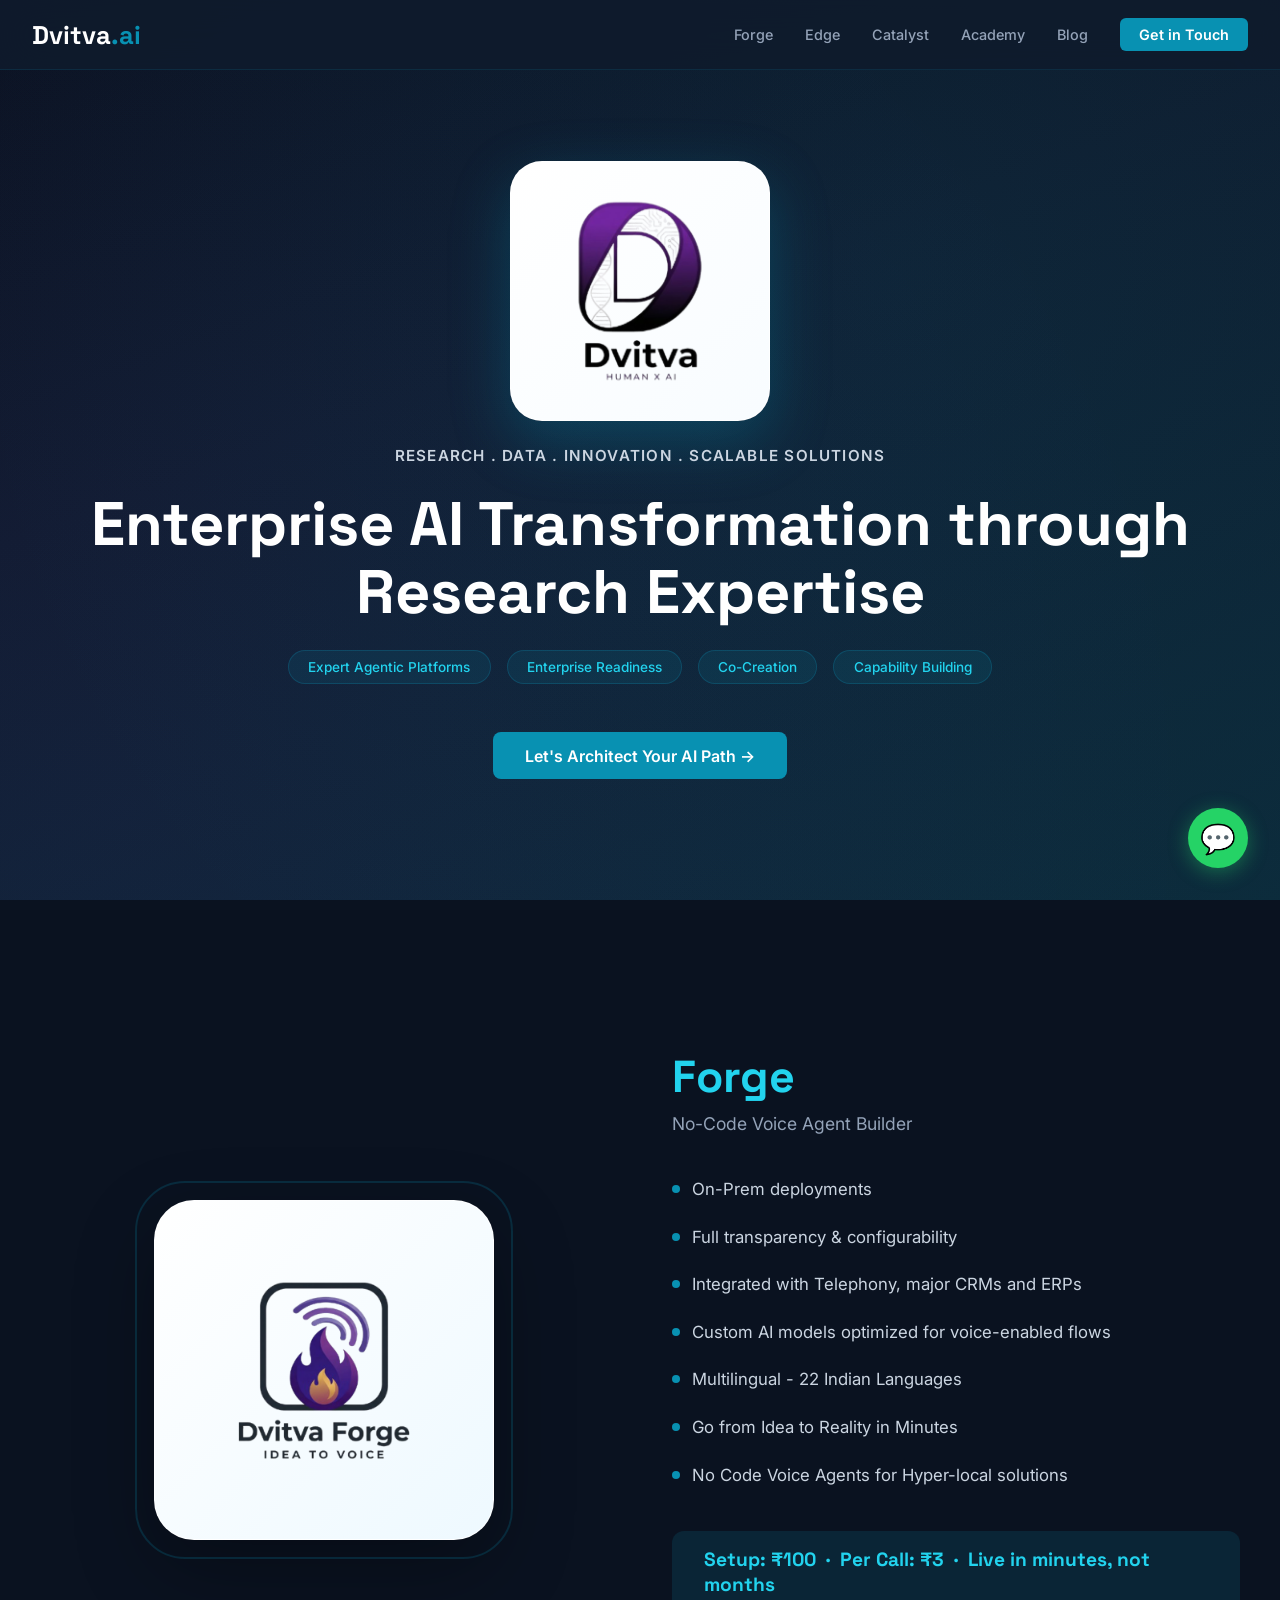
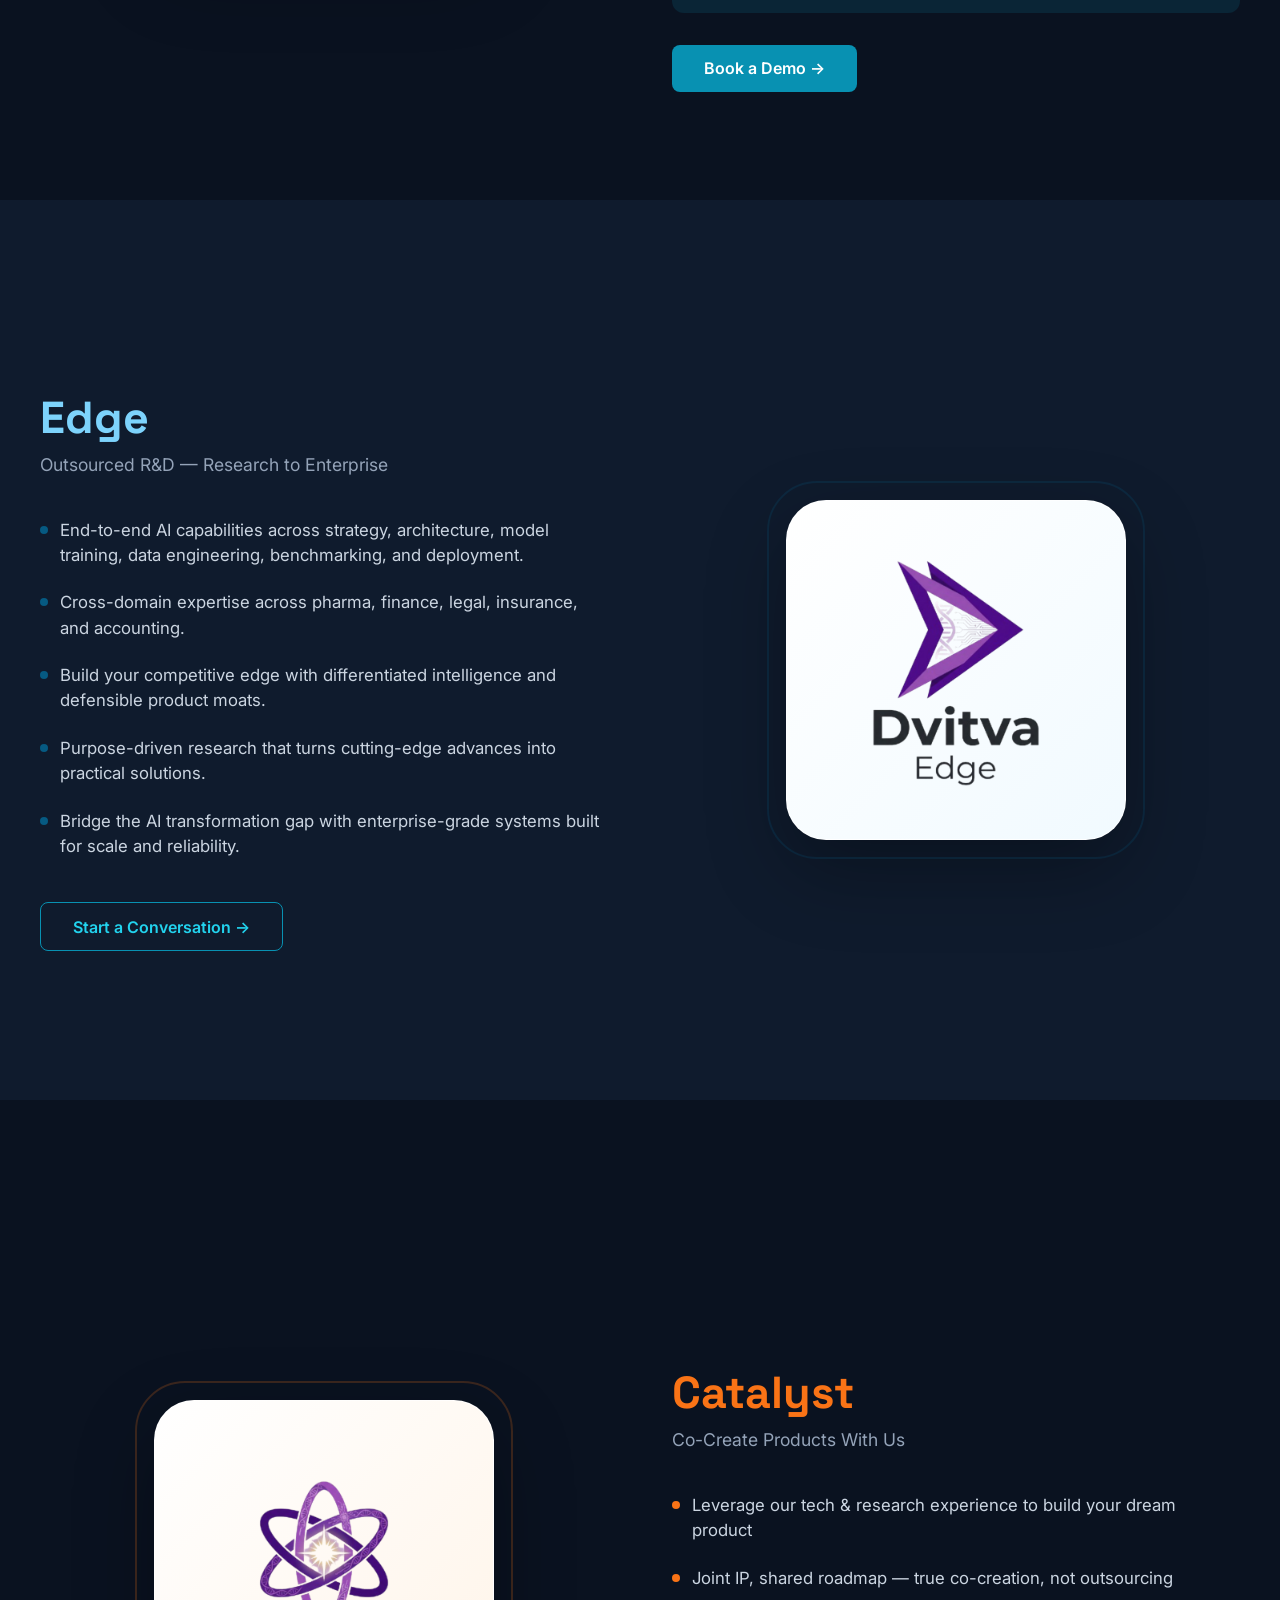
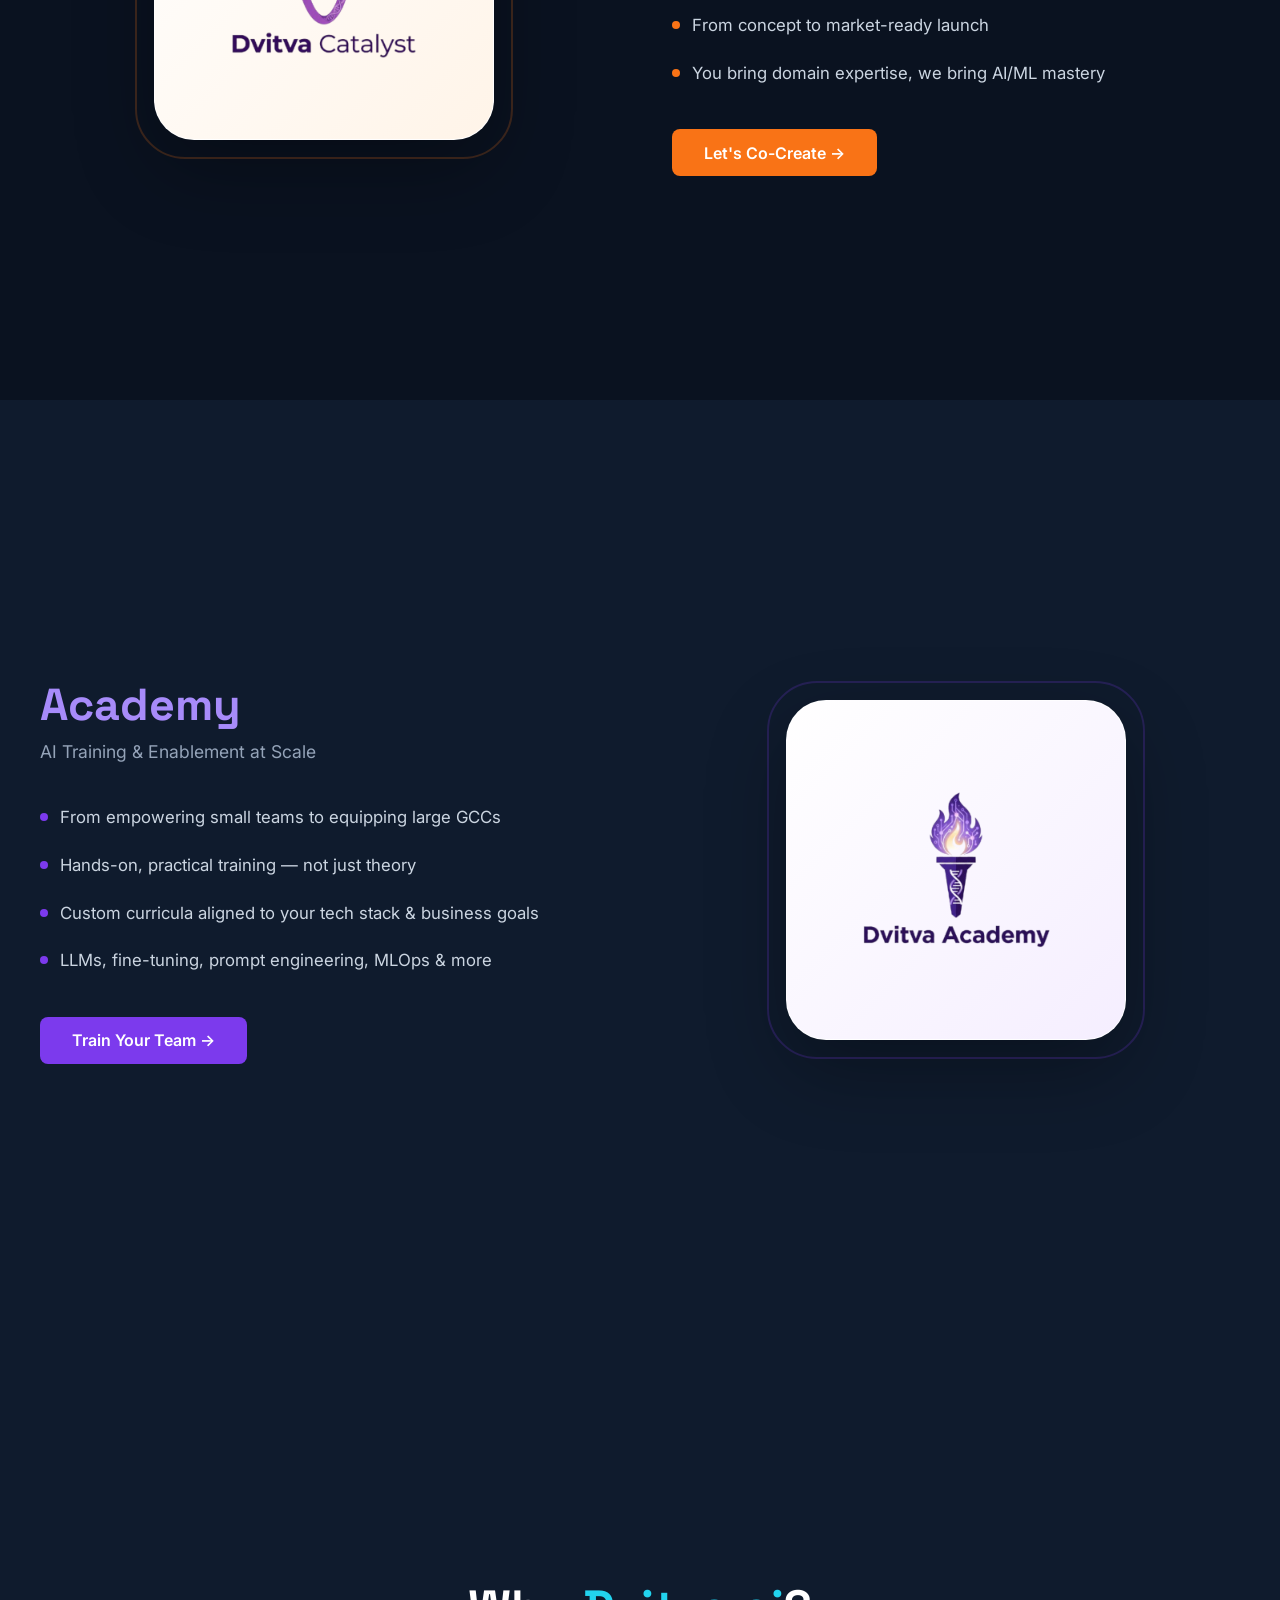
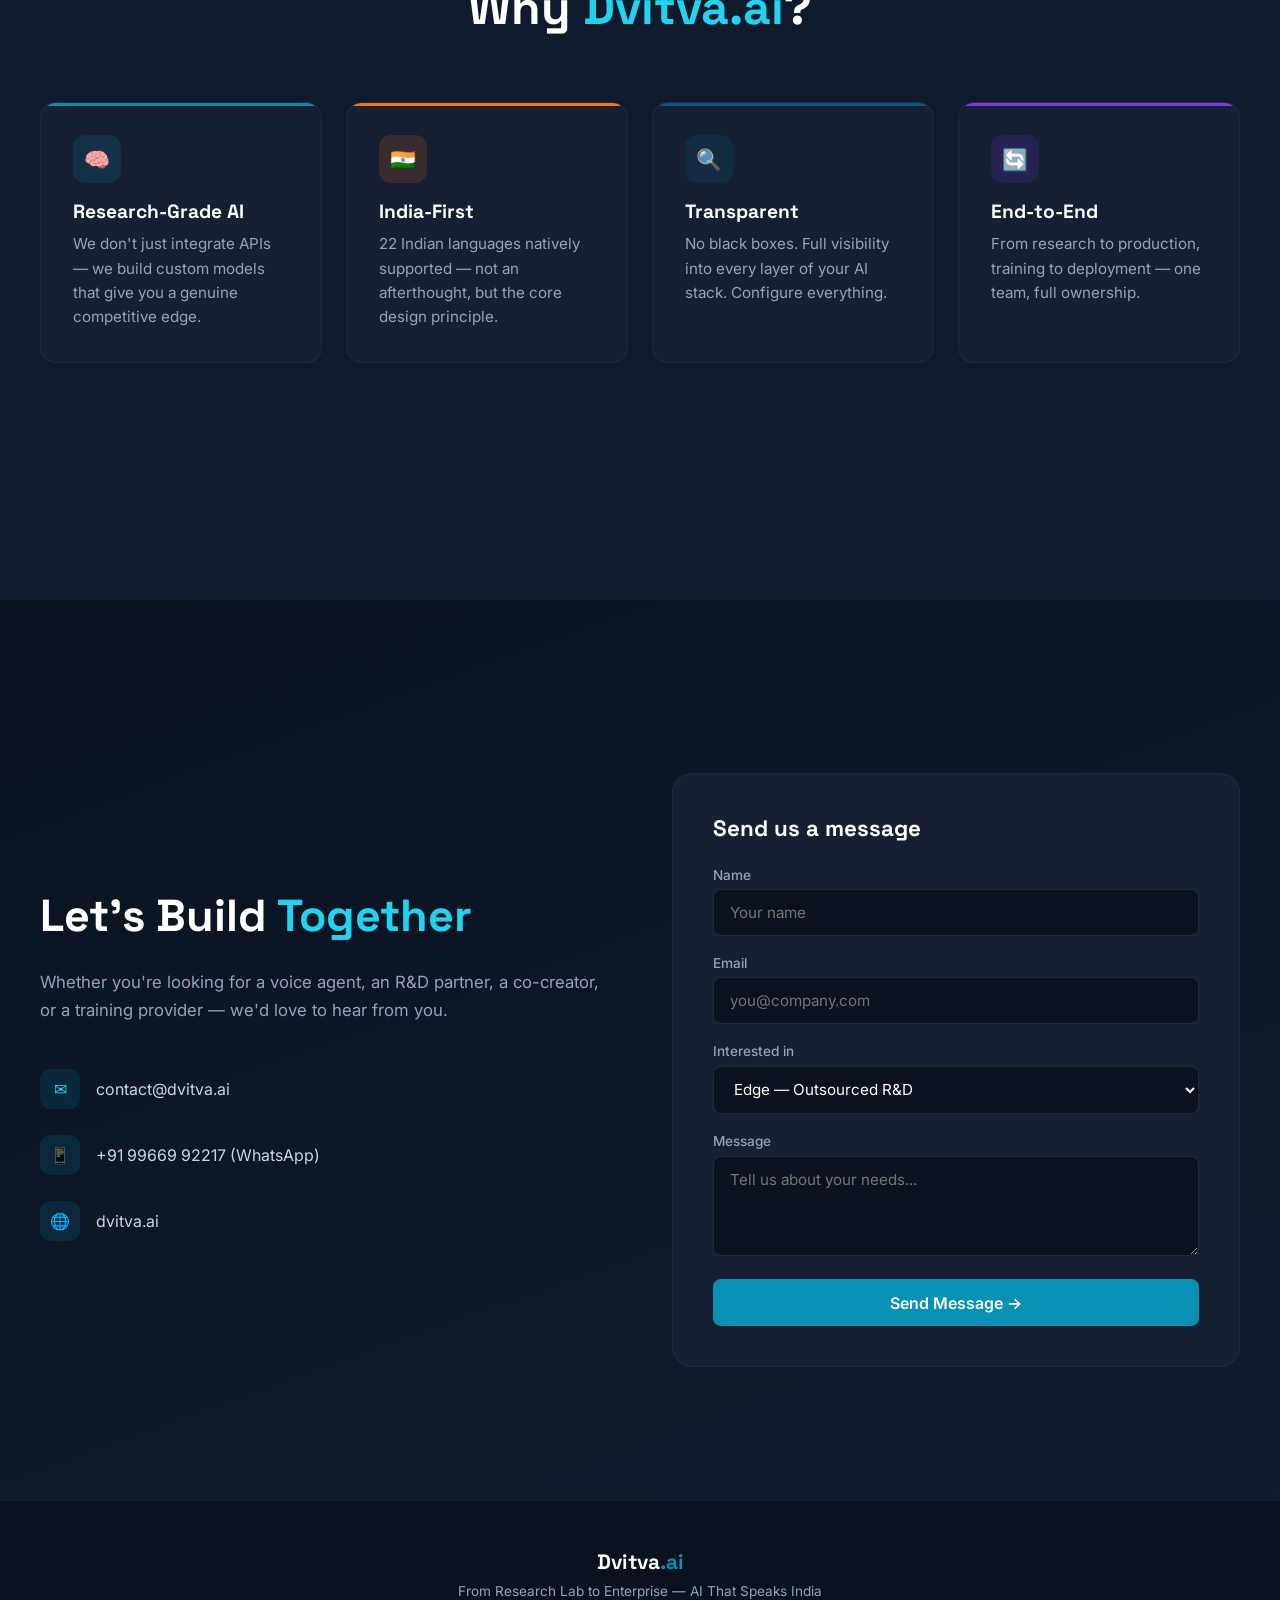
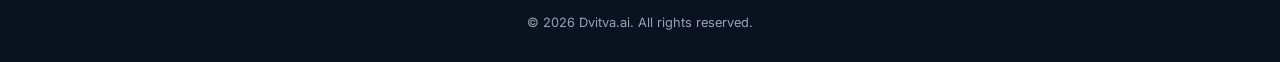
<file: index.html>
<!DOCTYPE html>
<html lang="en">
<head>
<meta charset="UTF-8">
<meta name="viewport" content="width=device-width, initial-scale=1.0">
<title>Dvitva.ai — From Research Lab to Enterprise</title>
<link rel="preconnect" href="https://fonts.googleapis.com">
<link href="https://fonts.googleapis.com/css2?family=Inter:wght@300;400;500;600;700;800;900&family=Space+Grotesk:wght@400;500;600;700&display=swap" rel="stylesheet">
<style>
*, *::before, *::after { margin: 0; padding: 0; box-sizing: border-box; }

:root {
  --navy: #0F1B2D;
  --navy-light: #162032;
  --navy-dark: #0A1220;
  --teal: #0891B2;
  --teal-light: #22D3EE;
  --teal-dark: #065A82;
  --orange: #F97316;
  --purple: #7C3AED;
  --white: #FFFFFF;
  --off-white: #F0F9FF;
  --slate: #94A3B8;
  --charcoal: #1E293B;
  --light-text: #CBD5E1;
}

html { scroll-behavior: smooth; }

body {
  font-family: 'Inter', sans-serif;
  background: var(--navy-dark);
  color: var(--white);
  overflow-x: hidden;
}

/* ── NAV ── */
nav {
  position: fixed; top: 0; left: 0; right: 0; z-index: 1000;
  background: rgba(15, 27, 45, 0.9);
  backdrop-filter: blur(20px);
  border-bottom: 1px solid rgba(8, 145, 178, 0.15);
  padding: 0 2rem;
  height: 70px;
  display: flex; align-items: center; justify-content: space-between;
  transition: all 0.3s ease;
}
nav.scrolled { background: rgba(10, 18, 32, 0.98); }
.nav-brand {
  font-family: 'Space Grotesk', sans-serif;
  font-size: 1.6rem; font-weight: 700; color: var(--white);
  text-decoration: none;
}
.nav-brand span { color: var(--teal); }
.nav-links { display: flex; gap: 2rem; align-items: center; }
.nav-links a {
  color: var(--slate); text-decoration: none; font-size: 0.9rem;
  font-weight: 500; transition: color 0.3s;
}
.nav-links a:hover { color: var(--teal-light); }
.nav-cta {
  background: var(--teal) !important; color: var(--white) !important;
  padding: 0.5rem 1.2rem; border-radius: 6px;
  font-weight: 600 !important; transition: background 0.3s !important;
}
.nav-cta:hover { background: var(--teal-dark) !important; }

/* ── HAMBURGER ── */
.hamburger { display: none; cursor: pointer; flex-direction: column; gap: 5px; background: none; border: none; padding: 8px; }
.hamburger span { display: block; width: 24px; height: 2px; background: var(--white); transition: 0.3s; }

/* ── SECTIONS ── */
section {
  min-height: 100vh;
  padding: 120px 2rem 80px;
  display: flex; align-items: center; justify-content: center;
}
.container { max-width: 1200px; width: 100%; margin: 0 auto; }

/* ── HERO ── */
#hero {
  background: linear-gradient(160deg, var(--navy-dark) 0%, var(--navy) 40%, #0C2A3A 100%);
  position: relative; overflow: hidden; text-align: center;
}
#hero::before {
  content: ''; position: absolute; top: -50%; left: -50%;
  width: 200%; height: 200%;
  background: radial-gradient(circle at 60% 40%, rgba(8,145,178,0.08) 0%, transparent 50%),
              radial-gradient(circle at 30% 70%, rgba(124,58,237,0.05) 0%, transparent 50%);
  animation: drift 20s ease-in-out infinite;
}
@keyframes drift {
  0%, 100% { transform: translate(0, 0) rotate(0deg); }
  50% { transform: translate(2%, -2%) rotate(1deg); }
}
.hero-content { position: relative; z-index: 1; }
.hero-logo {
  width: 260px; height: 260px; margin: 0 auto 2rem;
  background: linear-gradient(135deg, #FFFFFF, #F8FCFF);
  border: 1px solid rgba(255,255,255,0.85);
  border-radius: 32px; display: flex; align-items: center; justify-content: center;
  font-family: 'Space Grotesk', sans-serif; font-size: 2.4rem; font-weight: 800;
  box-shadow: 0 20px 60px rgba(8,145,178,0.3);
}
.hero-logo img { width: 500px; height: 300px; object-fit: contain; }
.hero-logo-caption {
  margin: -0.4rem auto 1.6rem;
  font-size: 0.95rem;
  letter-spacing: 0.08em;
  text-transform: uppercase;
  color: var(--light-text);
  font-weight: 600;
}
h1 {
  font-family: 'Space Grotesk', sans-serif;
  font-size: clamp(2.4rem, 4.8vw, 4.2rem); font-weight: 800;
  line-height: 1.1; margin-bottom: 1.5rem;
}
h1 span { color: var(--teal-light); }
.hero-tagline {
  font-size: clamp(1.1rem, 2vw, 1.4rem);
  color: var(--slate); max-width: 700px; margin: 0 auto 3rem;
  line-height: 1.6;
}
.hero-badges {
  display: flex; gap: 1rem; justify-content: center; flex-wrap: wrap; margin-bottom: 3rem;
}
.badge {
  background: rgba(8,145,178,0.12); border: 1px solid rgba(8,145,178,0.25);
  padding: 0.5rem 1.2rem; border-radius: 100px;
  font-size: 0.85rem; color: var(--teal-light); font-weight: 500;
}
.hero-cta-group { display: flex; gap: 1rem; justify-content: center; flex-wrap: wrap; }

/* ── BUTTONS ── */
.btn {
  display: inline-flex; align-items: center; gap: 0.5rem;
  padding: 0.85rem 2rem; border-radius: 8px;
  font-size: 1rem; font-weight: 600; text-decoration: none;
  transition: all 0.3s; cursor: pointer; border: none;
  font-family: 'Inter', sans-serif;
}
.btn-primary { background: var(--teal); color: var(--white); }
.btn-primary:hover { background: var(--teal-dark); transform: translateY(-2px); box-shadow: 0 8px 30px rgba(8,145,178,0.3); }
.btn-outline { background: transparent; color: var(--teal-light); border: 1.5px solid var(--teal); }
.btn-outline:hover { background: rgba(8,145,178,0.1); }
.btn-orange { background: var(--orange); color: var(--white); }
.btn-orange:hover { background: #EA580C; transform: translateY(-2px); }
.btn-purple { background: var(--purple); color: var(--white); }
.btn-purple:hover { background: #6D28D9; transform: translateY(-2px); }

/* ── PRODUCT SECTIONS ── */
.product-section { position: relative; }
.product-section:nth-child(even) { background: var(--navy); }
.product-section:nth-child(odd) { background: var(--navy-dark); }

.product-grid {
  display: grid; grid-template-columns: 1fr 1fr;
  gap: 4rem; align-items: center;
}
.product-grid.reverse { direction: rtl; }
.product-grid.reverse > * { direction: ltr; }

.product-visual {
  position: relative; display: flex; align-items: center; justify-content: center;
}
.product-icon-wrapper {
  width: 340px; height: 340px; border-radius: 40px;
  display: flex; align-items: center; justify-content: center;
  position: relative;
  border: 1px solid rgba(255,255,255,0.85);
  box-shadow: 0 30px 80px rgba(0,0,0,0.3);
}
.product-icon-wrapper img {
  width: 250px; height: 250px; object-fit: contain;
}
.product-icon-wrapper .placeholder-icon {
  font-size: 5rem;
}
.glow-ring {
  position: absolute; inset: -20px; border-radius: 50px;
  border: 2px solid; opacity: 0.2; animation: pulse 3s ease-in-out infinite;
}
@keyframes pulse {
  0%, 100% { opacity: 0.2; transform: scale(1); }
  50% { opacity: 0.4; transform: scale(1.05); }
}

.product-content h2 {
  font-family: 'Space Grotesk', sans-serif;
  font-size: clamp(2rem, 3.5vw, 3rem); font-weight: 800;
  margin-bottom: 0.5rem;
}
.product-subtitle {
  font-size: 1.1rem; color: var(--slate); margin-bottom: 2rem; font-weight: 400;
}
.product-features { list-style: none; margin-bottom: 2rem; }
.product-features li {
  padding: 0.7rem 0; font-size: 1.05rem; color: var(--light-text);
  display: flex; align-items: flex-start; gap: 0.75rem; line-height: 1.5;
}
.feature-dot {
  width: 8px; height: 8px; border-radius: 50%; margin-top: 8px; flex-shrink: 0;
}
.pricing-badge {
  display: inline-flex; padding: 1rem 2rem; border-radius: 12px;
  font-size: 1.2rem; font-weight: 700; margin-bottom: 2rem;
  font-family: 'Space Grotesk', sans-serif;
}

/* ── WHY SECTION ── */
#why { background: var(--navy); }
.why-header { text-align: center; margin-bottom: 4rem; }
.why-header h2 {
  font-family: 'Space Grotesk', sans-serif;
  font-size: clamp(2rem, 4vw, 3rem); font-weight: 800;
}
.why-grid {
  display: grid; grid-template-columns: repeat(4, 1fr); gap: 1.5rem;
}
.why-card {
  background: var(--navy-light); border-radius: 16px;
  padding: 2rem; position: relative; overflow: hidden;
  border: 1px solid rgba(255,255,255,0.05);
  transition: transform 0.3s, border-color 0.3s;
}
.why-card:hover { transform: translateY(-4px); border-color: rgba(8,145,178,0.3); }
.why-card-accent {
  width: 100%; height: 3px; position: absolute; top: 0; left: 0;
}
.why-card h3 {
  font-family: 'Space Grotesk', sans-serif;
  font-size: 1.2rem; font-weight: 700; margin: 1rem 0 0.5rem;
}
.why-card p { color: var(--slate); font-size: 0.95rem; line-height: 1.6; }
.why-icon {
  width: 48px; height: 48px; border-radius: 12px;
  display: flex; align-items: center; justify-content: center;
  font-size: 1.3rem;
}

/* ── CONTACT SECTION ── */
#contact {
  background: linear-gradient(160deg, var(--navy-dark), var(--navy));
}
.contact-grid { display: grid; grid-template-columns: 1fr 1fr; gap: 4rem; align-items: center; }
.contact-info h2 {
  font-family: 'Space Grotesk', sans-serif;
  font-size: clamp(2rem, 3.5vw, 2.8rem); font-weight: 800; margin-bottom: 1.5rem;
}
.contact-info p { color: var(--slate); font-size: 1.05rem; line-height: 1.7; margin-bottom: 2rem; }
.contact-detail {
  display: flex; align-items: center; gap: 1rem;
  padding: 0.8rem 0; color: var(--light-text); font-size: 1rem;
}
.contact-detail-icon {
  width: 40px; height: 40px; border-radius: 10px; background: rgba(8,145,178,0.15);
  display: flex; align-items: center; justify-content: center; color: var(--teal-light); flex-shrink: 0;
}

.contact-form {
  background: var(--navy-light); border-radius: 20px;
  padding: 2.5rem; border: 1px solid rgba(255,255,255,0.05);
}
.contact-form h3 {
  font-family: 'Space Grotesk', sans-serif;
  font-size: 1.4rem; font-weight: 700; margin-bottom: 1.5rem;
}
.form-group { margin-bottom: 1.2rem; }
.form-group label {
  display: block; font-size: 0.85rem; font-weight: 500;
  color: var(--slate); margin-bottom: 0.4rem;
}
.form-group input, .form-group textarea, .form-group select {
  width: 100%; padding: 0.8rem 1rem; border-radius: 8px;
  background: var(--navy-dark); border: 1px solid rgba(255,255,255,0.1);
  color: var(--white); font-family: 'Inter', sans-serif; font-size: 0.95rem;
  transition: border-color 0.3s;
}
.form-group input:focus, .form-group textarea:focus, .form-group select:focus {
  outline: none; border-color: var(--teal);
}
.form-group textarea { min-height: 100px; resize: vertical; }
.form-group select option { background: var(--navy-dark); }

/* ── WHATSAPP FAB ── */
.whatsapp-fab {
  position: fixed; bottom: 2rem; right: 2rem; z-index: 999;
  width: 60px; height: 60px; border-radius: 50%;
  background: #25D366; color: white; border: none;
  display: flex; align-items: center; justify-content: center;
  font-size: 1.8rem; cursor: pointer;
  box-shadow: 0 4px 20px rgba(37,211,102,0.4);
  transition: transform 0.3s, box-shadow 0.3s;
  text-decoration: none;
}
.whatsapp-fab:hover { transform: scale(1.1); box-shadow: 0 6px 30px rgba(37,211,102,0.5); }

/* ── FOOTER ── */
footer {
  background: var(--navy-dark); padding: 3rem 2rem 2rem;
  border-top: 1px solid rgba(255,255,255,0.05); text-align: center;
}
.footer-brand {
  font-family: 'Space Grotesk', sans-serif;
  font-size: 1.3rem; font-weight: 700; margin-bottom: 0.5rem;
}
.footer-brand span { color: var(--teal); }
footer p { color: var(--slate); font-size: 0.85rem; }

/* ── SCROLL ANIMATIONS ── */
.fade-up {
  opacity: 0; transform: translateY(40px);
  transition: opacity 0.8s ease, transform 0.8s ease;
}
.fade-up.visible { opacity: 1; transform: translateY(0); }

/* ── RESPONSIVE ── */
@media (max-width: 1024px) {
  .product-grid { grid-template-columns: 1fr; gap: 2rem; text-align: center; }
  .product-grid.reverse { direction: ltr; }
  .product-features li { justify-content: center; }
  .why-grid { grid-template-columns: repeat(2, 1fr); }
  .contact-grid { grid-template-columns: 1fr; }
}
@media (max-width: 768px) {
  nav { padding: 0 1rem; }
  .nav-links { display: none; }
  .nav-links.open {
    display: flex; flex-direction: column;
    position: absolute; top: 70px; left: 0; right: 0;
    background: rgba(10,18,32,0.98); padding: 2rem;
    border-bottom: 1px solid rgba(8,145,178,0.15);
  }
  .hamburger { display: flex; }
  section { padding: 100px 1.2rem 60px; }
  .why-grid { grid-template-columns: 1fr; }
  .hero-logo { width: 180px; height: 180px; border-radius: 24px; }
  .hero-logo img { width: 500px; height: 300px; }
  .hero-logo-caption { font-size: 0.8rem; letter-spacing: 0.06em; }
  .product-icon-wrapper { width: 220px; height: 220px; border-radius: 28px; }
  .product-icon-wrapper img { width: 165px; height: 165px; }
}
</style>
</head>
<body>

<!-- ═══ NAV ═══ -->
<nav id="navbar">
  <a href="#hero" class="nav-brand">Dvitva<span>.ai</span></a>
  <div class="nav-links" id="navLinks">
    <a href="#forge">Forge</a>
    <a href="#edge">Edge</a>
    <a href="#catalyst">Catalyst</a>
    <a href="#academy">Academy</a>
    <a href="blog/index.html">Blog</a>
    <a href="#contact" class="nav-cta">Get in Touch</a>
  </div>
  <button class="hamburger" id="hamburger" aria-label="Toggle menu" aria-expanded="false" onclick="const n=document.getElementById('navLinks');n.classList.toggle('open');this.setAttribute('aria-expanded',n.classList.contains('open'));">
    <span></span><span></span><span></span>
  </button>
</nav>

<!-- ═══ HERO ═══ -->
<section id="hero">
  <div class="hero-content container fade-up">
    <div class="hero-logo">
      <!-- Replace src with your actual Dvitva logo -->
      <img src="logos/dvitva-logo.png" alt="Dvitva.ai" onerror="this.style.display='none';">
    </div>
    <p class="hero-logo-caption">Research . Data . Innovation . Scalable Solutions</p>
    <h1>Enterprise AI Transformation through Research Expertise</h1>
    <div class="hero-badges">
      <span class="badge">Expert Agentic Platforms</span>
      <span class="badge">Enterprise Readiness</span>
      <span class="badge">Co-Creation</span>
      <span class="badge">Capability Building</span>
    </div>
    <div class="hero-cta-group">
      <a href="#contact" class="btn btn-primary" onclick="document.getElementById('interest').value='edge';">Let's Architect Your AI Path →</a>
    </div>
  </div>
</section>

<!-- ═══ FORGE ═══ -->
<section id="forge" class="product-section">
  <div class="container">
    <div class="product-grid fade-up">
      <div class="product-visual">
        <div class="product-icon-wrapper" style="background: linear-gradient(135deg, #FFFFFF, #EEF9FF);">
          <div class="glow-ring" style="border-color: var(--teal);"></div>
          <img src="logos/forge-logo.png" alt="Forge" onerror="this.style.display='none';">
        </div>
      </div>
      <div class="product-content">
        <h2 style="color: var(--teal-light);">Forge</h2>
        <p class="product-subtitle">No-Code Voice Agent Builder</p>
        <ul class="product-features">
          <li><span class="feature-dot" style="background: var(--teal);"></span>On-Prem deployments</li>
          <li><span class="feature-dot" style="background: var(--teal);"></span>Full transparency &amp; configurability</li>
          <li><span class="feature-dot" style="background: var(--teal);"></span>Integrated with Telephony, major CRMs and ERPs</li>
          <li><span class="feature-dot" style="background: var(--teal);"></span>Custom AI models optimized for voice-enabled flows</li>
          <li><span class="feature-dot" style="background: var(--teal);"></span>Multilingual - 22 Indian Languages</li>
          <li><span class="feature-dot" style="background: var(--teal);"></span>Go from Idea to Reality in Minutes</li>
          <li><span class="feature-dot" style="background: var(--teal);"></span>No Code Voice Agents for Hyper-local solutions</li>
        </ul>
        <div class="pricing-badge" style="background: rgba(8,145,178,0.15); color: var(--teal-light);">
          Setup: ₹100 &nbsp;·&nbsp; Per Call: ₹3 &nbsp;·&nbsp; Live in minutes, not months
        </div>
        <br>
        <a href="mailto:contact@dvitva.ai?subject=Forge%20Demo%20Request&body=Hi%2C%20I'd%20like%20to%20book%20a%20demo%20of%20Forge." class="btn btn-primary">Book a Demo →</a>
      </div>
    </div>
  </div>
</section>

<!-- ═══ EDGE ═══ -->
<section id="edge" class="product-section">
  <div class="container">
    <div class="product-grid reverse fade-up">
      <div class="product-visual">
        <div class="product-icon-wrapper" style="background: linear-gradient(135deg, #FFFFFF, #F1FAFF);">
          <div class="glow-ring" style="border-color: var(--teal-dark);"></div>
          <img src="logos/edge-logo.png" alt="Edge" onerror="this.style.display='none';">
        </div>
      </div>
      <div class="product-content">
        <h2 style="color: #7DD3FC;">Edge</h2>
        <p class="product-subtitle">Outsourced R&D — Research to Enterprise</p>
        <ul class="product-features">
          <li><span class="feature-dot" style="background: var(--teal-dark);"></span>End-to-end AI capabilities across strategy, architecture, model training, data engineering, benchmarking, and deployment.</li>
          <li><span class="feature-dot" style="background: var(--teal-dark);"></span>Cross-domain expertise across pharma, finance, legal, insurance, and accounting.</li>
          <li><span class="feature-dot" style="background: var(--teal-dark);"></span>Build your competitive edge with differentiated intelligence and defensible product moats.</li>
          <li><span class="feature-dot" style="background: var(--teal-dark);"></span>Purpose-driven research that turns cutting-edge advances into practical solutions.</li>
          <li><span class="feature-dot" style="background: var(--teal-dark);"></span>Bridge the AI transformation gap with enterprise-grade systems built for scale and reliability.</li>
        </ul>
        <a href="#contact" class="btn btn-outline">Start a Conversation →</a>
      </div>
    </div>
  </div>
</section>

<!-- ═══ CATALYST ═══ -->
<section id="catalyst" class="product-section">
  <div class="container">
    <div class="product-grid fade-up">
      <div class="product-visual">
        <div class="product-icon-wrapper" style="background: linear-gradient(135deg, #FFFFFF, #FFF4E8);">
          <div class="glow-ring" style="border-color: var(--orange);"></div>
          <img src="logos/catalyst-logo.png" alt="Catalyst" onerror="this.style.display='none';">
        </div>
      </div>
      <div class="product-content">
        <h2 style="color: var(--orange);">Catalyst</h2>
        <p class="product-subtitle">Co-Create Products With Us</p>
        <ul class="product-features">
          <li><span class="feature-dot" style="background: var(--orange);"></span>Leverage our tech & research experience to build your dream product</li>
          <li><span class="feature-dot" style="background: var(--orange);"></span>Joint IP, shared roadmap — true co-creation, not outsourcing</li>
          <li><span class="feature-dot" style="background: var(--orange);"></span>From concept to market-ready launch</li>
          <li><span class="feature-dot" style="background: var(--orange);"></span>You bring domain expertise, we bring AI/ML mastery</li>
        </ul>
        <a href="#contact" class="btn btn-orange">Let's Co-Create →</a>
      </div>
    </div>
  </div>
</section>

<!-- ═══ ACADEMY ═══ -->
<section id="academy" class="product-section">
  <div class="container">
    <div class="product-grid reverse fade-up">
      <div class="product-visual">
        <div class="product-icon-wrapper" style="background: linear-gradient(135deg, #FFFFFF, #F5EEFF);">
          <div class="glow-ring" style="border-color: var(--purple);"></div>
          <img src="logos/academy-logo.png" alt="Academy" onerror="this.style.display='none';">
        </div>
      </div>
      <div class="product-content">
        <h2 style="color: #A78BFA;">Academy</h2>
        <p class="product-subtitle">AI Training & Enablement at Scale</p>
        <ul class="product-features">
          <li><span class="feature-dot" style="background: var(--purple);"></span>From empowering small teams to equipping large GCCs</li>
          <li><span class="feature-dot" style="background: var(--purple);"></span>Hands-on, practical training — not just theory</li>
          <li><span class="feature-dot" style="background: var(--purple);"></span>Custom curricula aligned to your tech stack & business goals</li>
          <li><span class="feature-dot" style="background: var(--purple);"></span>LLMs, fine-tuning, prompt engineering, MLOps & more</li>
        </ul>
        <a href="#contact" class="btn btn-purple">Train Your Team →</a>
      </div>
    </div>
  </div>
</section>

<!-- ═══ WHY DVITVA ═══ -->
<section id="why">
  <div class="container">
    <div class="why-header fade-up">
      <h2>Why <span style="color: var(--teal-light);">Dvitva.ai</span>?</h2>
    </div>
    <div class="why-grid fade-up">
      <div class="why-card">
        <div class="why-card-accent" style="background: var(--teal);"></div>
        <div class="why-icon" style="background: rgba(8,145,178,0.15); color: var(--teal-light);">🧠</div>
        <h3>Research-Grade AI</h3>
        <p>We don't just integrate APIs — we build custom models that give you a genuine competitive edge.</p>
      </div>
      <div class="why-card">
        <div class="why-card-accent" style="background: var(--orange);"></div>
        <div class="why-icon" style="background: rgba(249,115,22,0.15); color: var(--orange);">🇮🇳</div>
        <h3>India-First</h3>
        <p>22 Indian languages natively supported — not an afterthought, but the core design principle.</p>
      </div>
      <div class="why-card">
        <div class="why-card-accent" style="background: var(--teal-dark);"></div>
        <div class="why-icon" style="background: rgba(6,90,130,0.2); color: #7DD3FC;">🔍</div>
        <h3>Transparent</h3>
        <p>No black boxes. Full visibility into every layer of your AI stack. Configure everything.</p>
      </div>
      <div class="why-card">
        <div class="why-card-accent" style="background: var(--purple);"></div>
        <div class="why-icon" style="background: rgba(124,58,237,0.15); color: #A78BFA;">🔄</div>
        <h3>End-to-End</h3>
        <p>From research to production, training to deployment — one team, full ownership.</p>
      </div>
    </div>
  </div>
</section>

<!-- ═══ CONTACT ═══ -->
<section id="contact">
  <div class="container">
    <div class="contact-grid fade-up">
      <div class="contact-info">
        <h2>Let's Build <span style="color: var(--teal-light);">Together</span></h2>
        <p>Whether you're looking for a voice agent, an R&D partner, a co-creator, or a training provider — we'd love to hear from you.</p>
        <div class="contact-detail">
          <div class="contact-detail-icon" aria-hidden="true">✉</div>
          <a href="mailto:contact@dvitva.ai" style="color: var(--light-text); text-decoration: none;">contact@dvitva.ai</a>
        </div>
        <div class="contact-detail">
          <div class="contact-detail-icon" aria-hidden="true">📱</div>
          <a href="https://wa.me/919966992217" style="color: var(--light-text); text-decoration: none;">+91 99669 92217 (WhatsApp)</a>
        </div>
        <div class="contact-detail">
          <div class="contact-detail-icon" aria-hidden="true">🌐</div>
          <span>dvitva.ai</span>
        </div>
      </div>
      <div class="contact-form">
        <h3>Send us a message</h3>
        <form id="contactForm" action="mailto:contact@dvitva.ai" method="post" enctype="text/plain" onsubmit="return handleSubmit(event)">
          <div class="form-group">
            <label for="name">Name</label>
            <input type="text" id="name" name="name" placeholder="Your name" required>
          </div>
          <div class="form-group">
            <label for="email">Email</label>
            <input type="email" id="email" name="email" placeholder="you@company.com" required>
          </div>
          <div class="form-group">
            <label for="interest">Interested in</label>
            <select id="interest" name="interest">
              <option value="forge">Forge — Voice Agent Builder</option>
              <option value="edge" selected>Edge — Outsourced R&D</option>
              <option value="catalyst">Catalyst — Co-Create Products</option>
              <option value="academy">Academy — AI Training</option>
              <option value="general">General Inquiry</option>
            </select>
          </div>
          <div class="form-group">
            <label for="message">Message</label>
            <textarea id="message" name="message" placeholder="Tell us about your needs..."></textarea>
          </div>
          <button type="submit" class="btn btn-primary" style="width: 100%; justify-content: center;">Send Message →</button>
        </form>
      </div>
    </div>
  </div>
</section>

<!-- ═══ FOOTER ═══ -->
<footer>
  <div class="footer-brand">Dvitva<span>.ai</span></div>
  <p>From Research Lab to Enterprise — AI That Speaks India</p>
  <p style="margin-top: 1rem; font-size: 0.8rem;">© 2026 Dvitva.ai. All rights reserved.</p>
</footer>

<!-- ═══ WHATSAPP FAB ═══ -->
<a href="https://wa.me/919966992217?text=Hi%2C%20I%27d%20like%20to%20know%20more%20about%20Dvitva.ai"
   class="whatsapp-fab" target="_blank" title="Chat on WhatsApp">
  💬
</a>

<script>
// Nav scroll effect
const navbar = document.getElementById('navbar');
window.addEventListener('scroll', () => {
  navbar.classList.toggle('scrolled', window.scrollY > 50);
});

// Scroll animations
const observer = new IntersectionObserver((entries) => {
  entries.forEach(entry => {
    if (entry.isIntersecting) {
      entry.target.classList.add('visible');
    }
  });
}, { threshold: 0.1, rootMargin: '0px 0px -50px 0px' });

document.querySelectorAll('.fade-up').forEach(el => observer.observe(el));

// Form handling
function handleSubmit(e) {
  e.preventDefault();
  const form = e.target;
  const data = new FormData(form);
  const name = String(data.get('name') || '').trim();
  const email = String(data.get('email') || '').trim();
  const interestSelect = form.querySelector('#interest');
  const interest = interestSelect && interestSelect.selectedOptions.length
    ? interestSelect.selectedOptions[0].text
    : String(data.get('interest') || 'General Inquiry');
  const message = String(data.get('message') || '').trim();

  // Construct mailto link
  const subject = encodeURIComponent(`Dvitva.ai Inquiry: ${interest}`);
  const body = encodeURIComponent(`Name: ${name}\nEmail: ${email}\nInterested in: ${interest}\n\nMessage:\n${message}`);
  const mailtoLink = `mailto:contact@dvitva.ai?subject=${subject}&body=${body}`;
  window.location.href = mailtoLink;

  // Show confirmation
  form.innerHTML = '<div style="text-align:center; padding: 2rem;"><p style="font-size:1.3rem; font-weight:700; margin-bottom:0.5rem;">Thank you! 🙏</p><p style="color: var(--slate);">We\'ll get back to you soon.</p></div>';
  return false;
}

// Smooth scroll for nav links
document.querySelectorAll('a[href^="#"]').forEach(anchor => {
  anchor.addEventListener('click', function(e) {
    e.preventDefault();
    const target = document.querySelector(this.getAttribute('href'));
    if (target) {
      target.scrollIntoView({ behavior: 'smooth', block: 'start' });
      document.getElementById('navLinks').classList.remove('open');
    }
  });
});
</script>

</body>
</html>
</file>
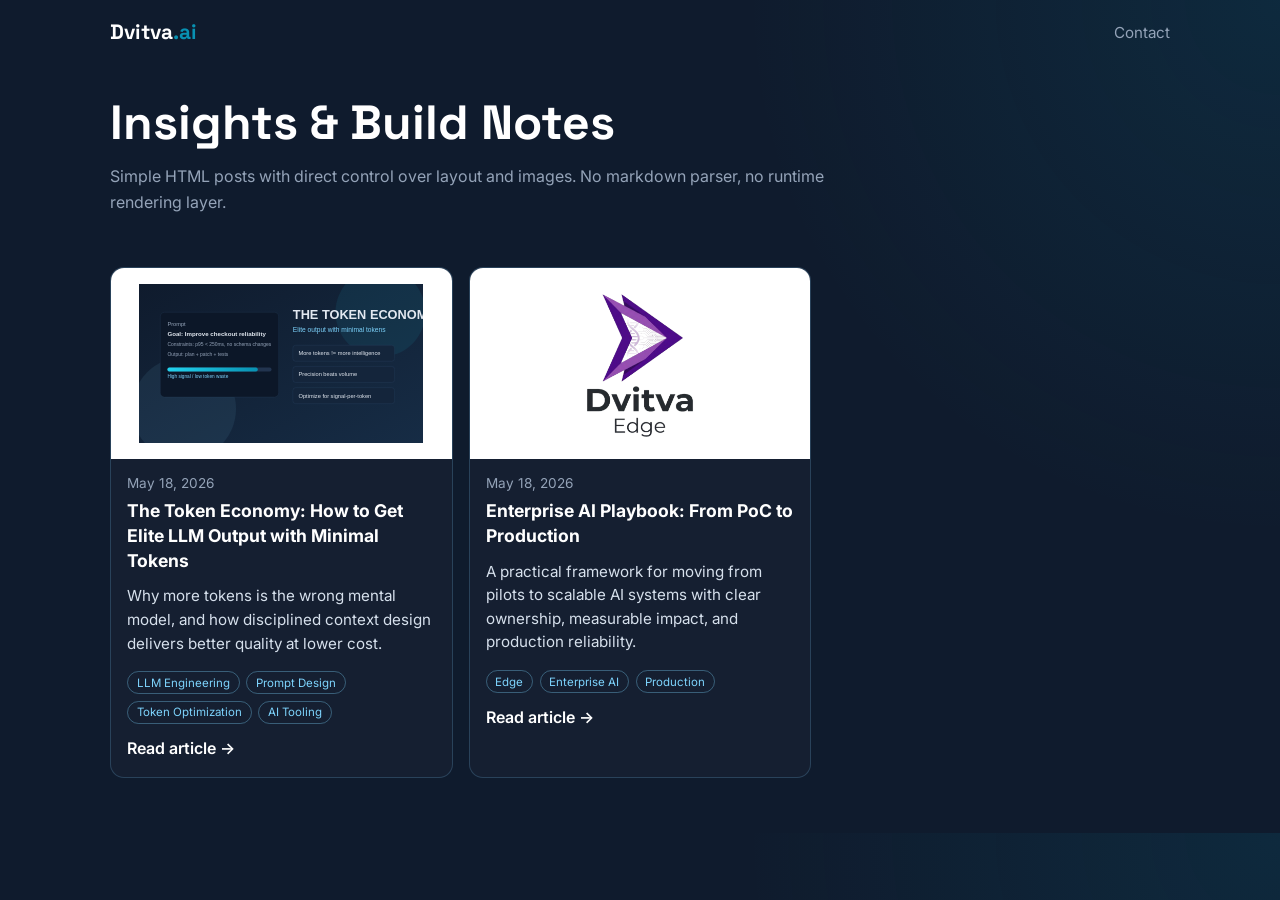
<file: blog/index.html>
<!DOCTYPE html>
<html lang="en">
<head>
<meta charset="UTF-8">
<meta name="viewport" content="width=device-width, initial-scale=1.0">
<title>Dvitva.ai Blog</title>
<link rel="preconnect" href="https://fonts.googleapis.com">
<link href="https://fonts.googleapis.com/css2?family=Inter:wght@300;400;500;600;700;800&family=Space+Grotesk:wght@500;600;700&display=swap" rel="stylesheet">
<link rel="stylesheet" href="./styles.css">
</head>
<body>
  <div class="container">
    <nav class="topbar">
      <a class="brand" href="../index.html">Dvitva<span>.ai</span></a>
      <a class="link" href="../index.html#contact">Contact</a>
    </nav>

    <header class="hero">
      <h1>Insights & Build Notes</h1>
      <p>Simple HTML posts with direct control over layout and images. No markdown parser, no runtime rendering layer.</p>
    </header>

    <main class="grid" aria-live="polite">
      <article class="card">
        <img class="cover" src="./images/token-discipline-cover.svg" alt="The Token Economy">
        <div class="content">
          <div class="meta">May 18, 2026</div>
          <h2 class="title">The Token Economy: How to Get Elite LLM Output with Minimal Tokens</h2>
          <p class="excerpt">Why more tokens is the wrong mental model, and how disciplined context design delivers better quality at lower cost.</p>
          <div class="tags">
            <span class="tag">LLM Engineering</span>
            <span class="tag">Prompt Design</span>
            <span class="tag">Token Optimization</span>
            <span class="tag">AI Tooling</span>
          </div>
          <a class="cta" href="./token-economy.html">Read article →</a>
        </div>
      </article>

      <article class="card">
        <img class="cover" src="../logos/edge-logo.png" alt="Enterprise AI Playbook">
        <div class="content">
          <div class="meta">May 18, 2026</div>
          <h2 class="title">Enterprise AI Playbook: From PoC to Production</h2>
          <p class="excerpt">A practical framework for moving from pilots to scalable AI systems with clear ownership, measurable impact, and production reliability.</p>
          <div class="tags">
            <span class="tag">Edge</span>
            <span class="tag">Enterprise AI</span>
            <span class="tag">Production</span>
          </div>
          <a class="cta" href="./enterprise-ai-playbook.html">Read article →</a>
        </div>
      </article>
    </main>
  </div>
</body>
</html>
</file>
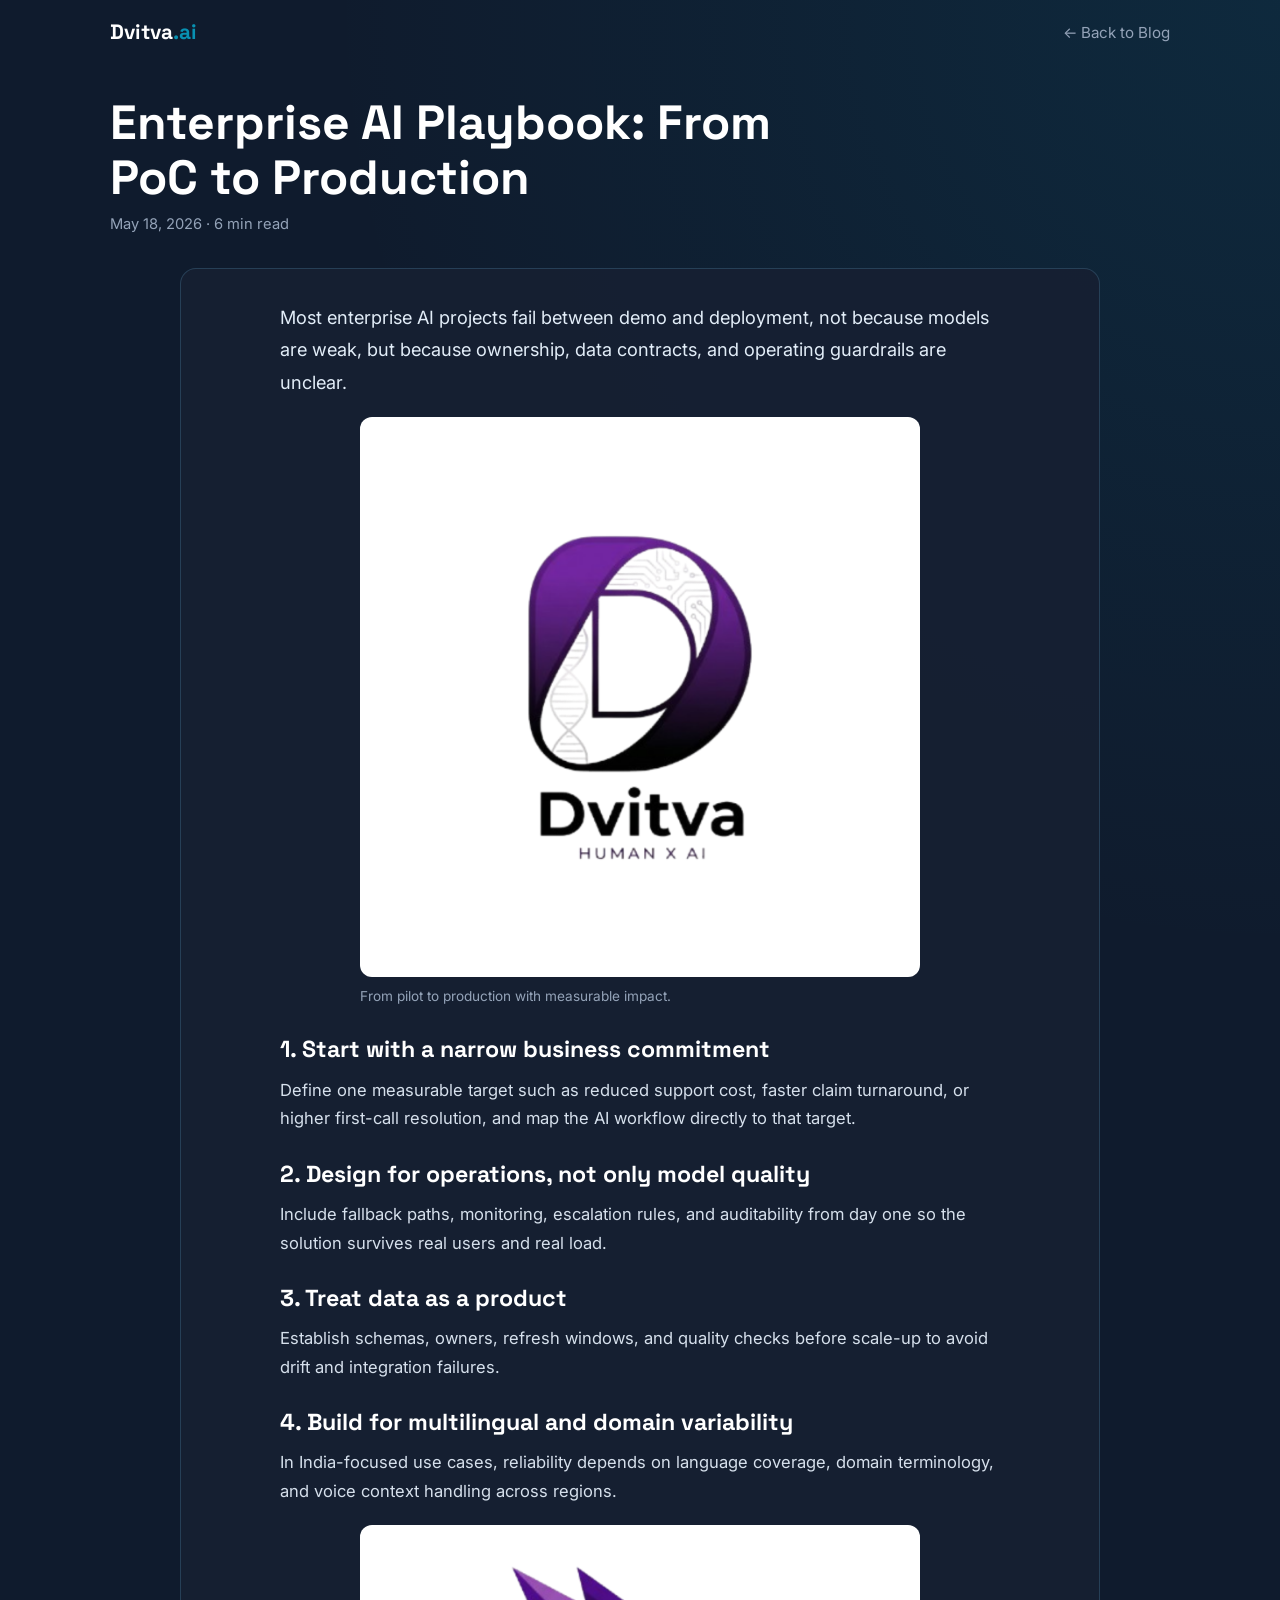
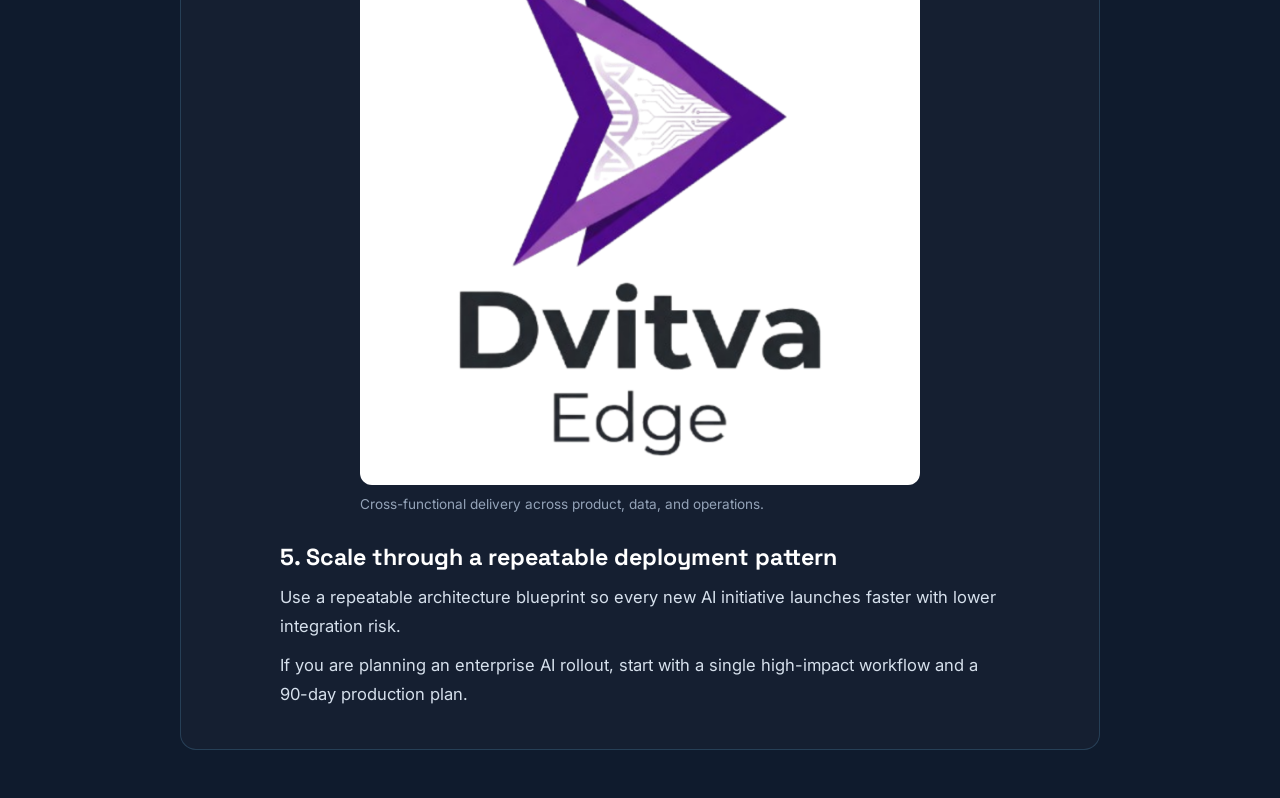
<file: blog/enterprise-ai-playbook.html>
<!DOCTYPE html>
<html lang="en">
<head>
<meta charset="UTF-8">
<meta name="viewport" content="width=device-width, initial-scale=1.0">
<title>Enterprise AI Playbook: From PoC to Production | Dvitva.ai Blog</title>
<link rel="preconnect" href="https://fonts.googleapis.com">
<link href="https://fonts.googleapis.com/css2?family=Inter:wght@300;400;500;600;700;800&family=Space+Grotesk:wght@500;600;700&display=swap" rel="stylesheet">
<link rel="stylesheet" href="./styles.css">
</head>
<body>
  <div class="container">
    <nav class="topbar">
      <a class="brand" href="../index.html">Dvitva<span>.ai</span></a>
      <a class="link" href="./index.html">← Back to Blog</a>
    </nav>

    <header class="hero">
      <h1>Enterprise AI Playbook: From PoC to Production</h1>
      <div class="article-meta">May 18, 2026 · 6 min read</div>
    </header>

    <main class="article-shell">
      <article class="article">
        <p class="lead">Most enterprise AI projects fail between demo and deployment, not because models are weak, but because ownership, data contracts, and operating guardrails are unclear.</p>

        <figure class="post-image center">
          <img src="../logos/dvitva-logo.png" alt="From pilot to production with measurable impact">
          <figcaption>From pilot to production with measurable impact.</figcaption>
        </figure>

        <h2>1. Start with a narrow business commitment</h2>
        <p>Define one measurable target such as reduced support cost, faster claim turnaround, or higher first-call resolution, and map the AI workflow directly to that target.</p>

        <h2>2. Design for operations, not only model quality</h2>
        <p>Include fallback paths, monitoring, escalation rules, and auditability from day one so the solution survives real users and real load.</p>

        <h2>3. Treat data as a product</h2>
        <p>Establish schemas, owners, refresh windows, and quality checks before scale-up to avoid drift and integration failures.</p>

        <h2>4. Build for multilingual and domain variability</h2>
        <p>In India-focused use cases, reliability depends on language coverage, domain terminology, and voice context handling across regions.</p>

        <figure class="post-image center">
          <img src="../logos/edge-logo.png" alt="Cross-functional delivery across product, data, and operations">
          <figcaption>Cross-functional delivery across product, data, and operations.</figcaption>
        </figure>

        <h2>5. Scale through a repeatable deployment pattern</h2>
        <p>Use a repeatable architecture blueprint so every new AI initiative launches faster with lower integration risk.</p>

        <p>If you are planning an enterprise AI rollout, start with a single high-impact workflow and a 90-day production plan.</p>
      </article>
    </main>
  </div>
</body>
</html>
</file>
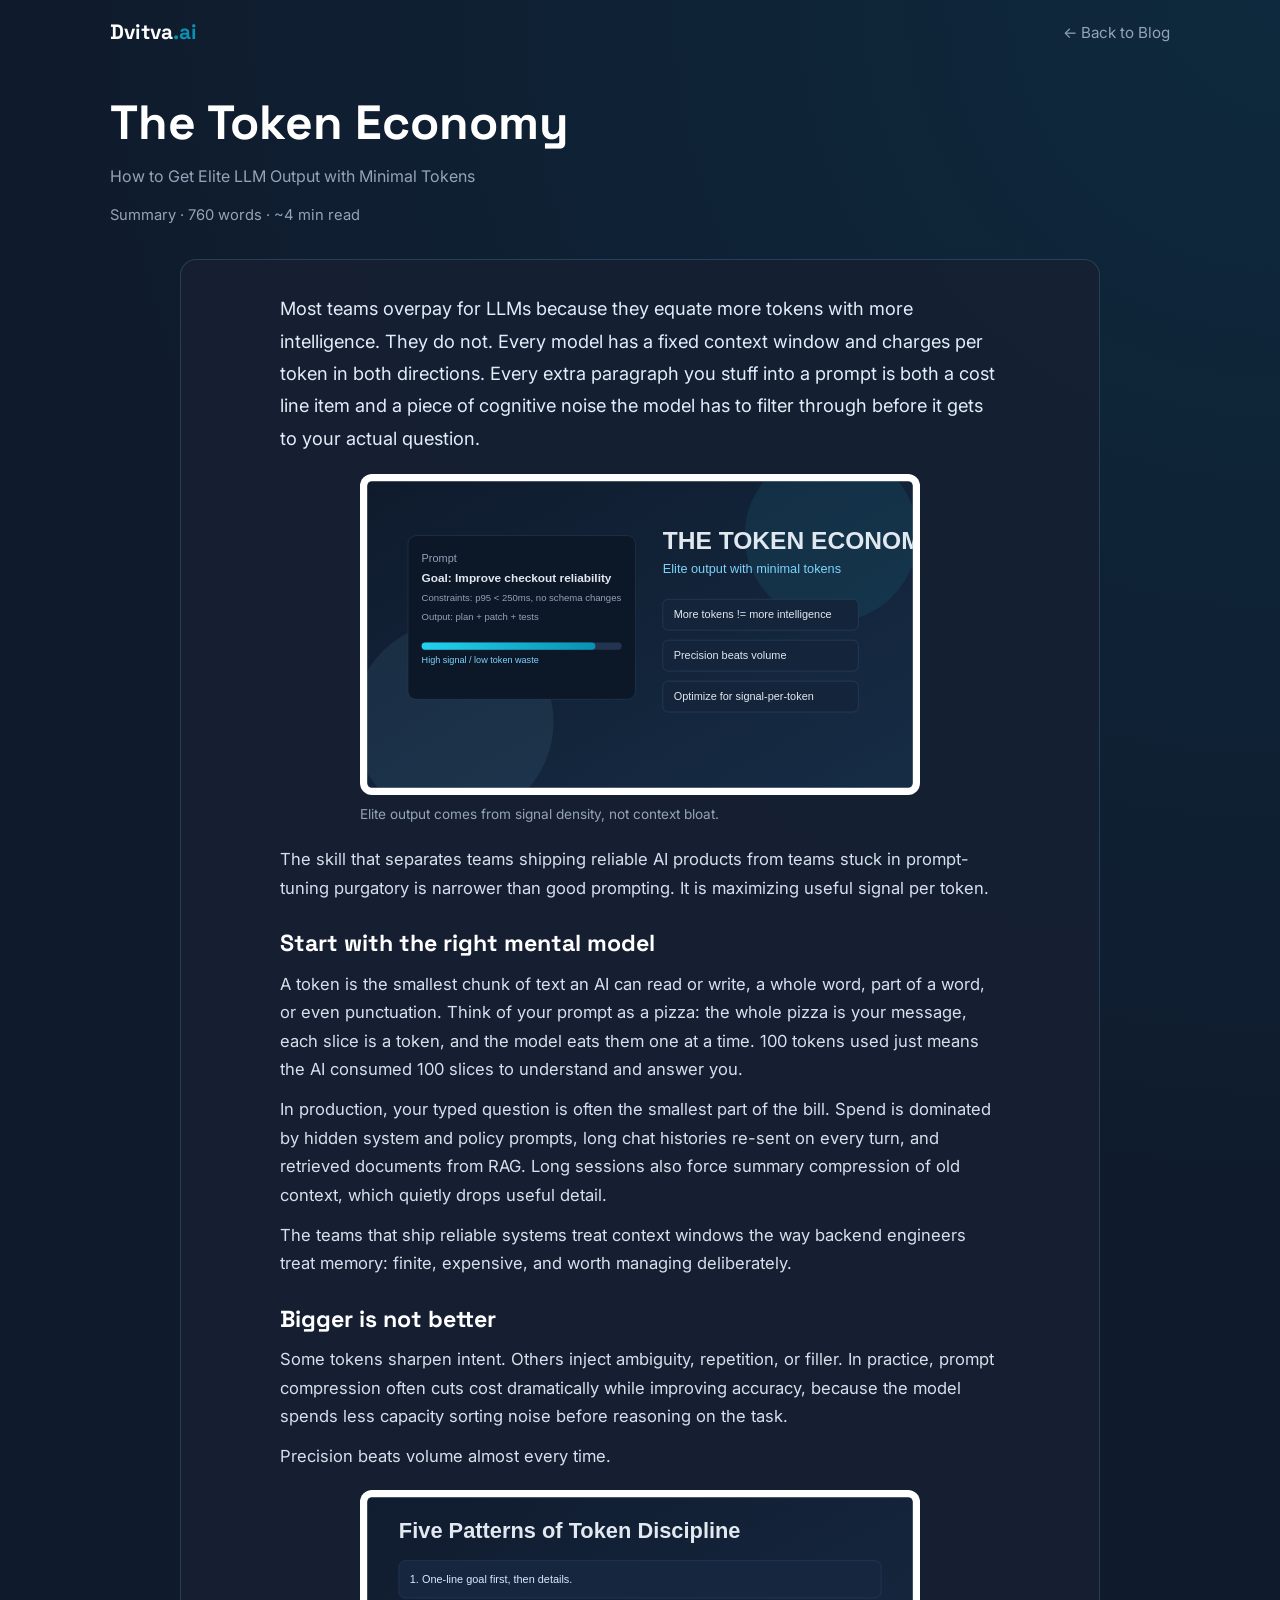
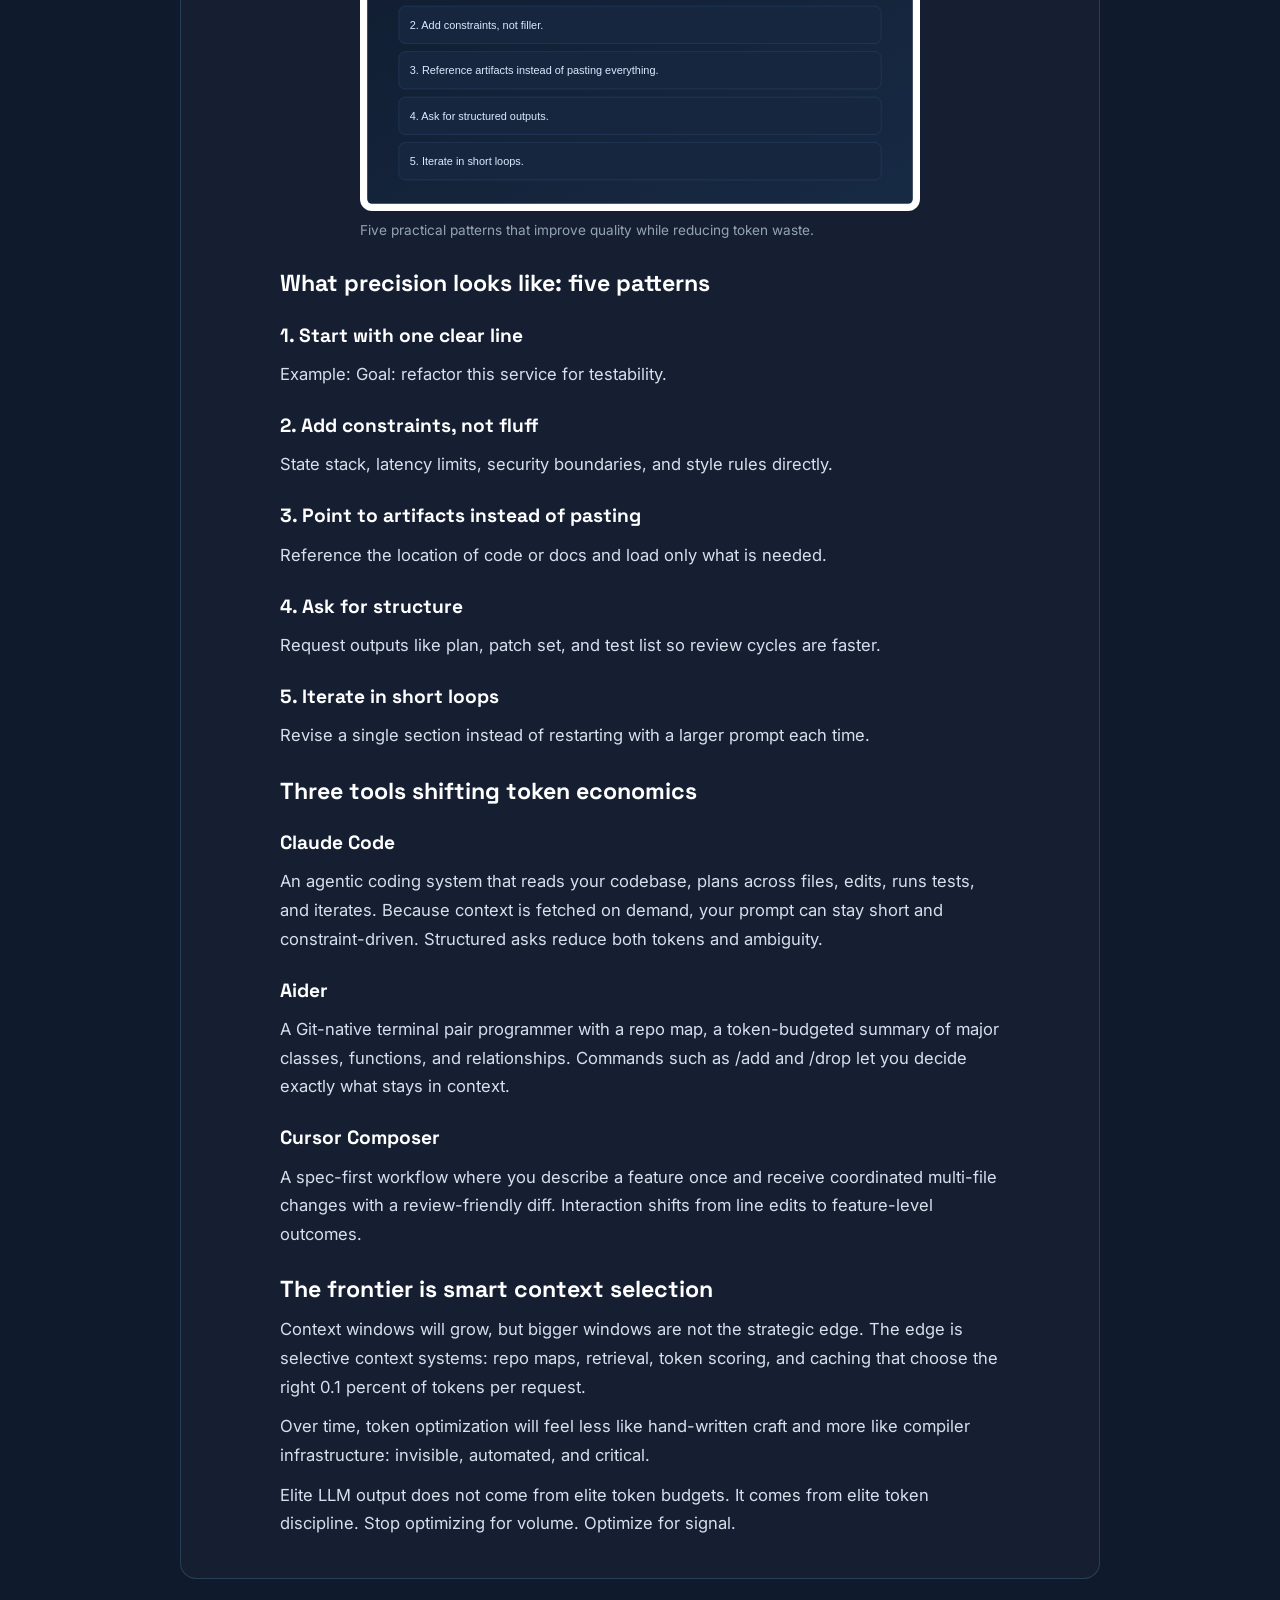
<file: blog/token-economy.html>
<!DOCTYPE html>
<html lang="en">
<head>
<meta charset="UTF-8">
<meta name="viewport" content="width=device-width, initial-scale=1.0">
<title>The Token Economy | Dvitva.ai Blog</title>
<link rel="preconnect" href="https://fonts.googleapis.com">
<link href="https://fonts.googleapis.com/css2?family=Inter:wght@300;400;500;600;700;800&family=Space+Grotesk:wght@500;600;700&display=swap" rel="stylesheet">
<link rel="stylesheet" href="./styles.css">
</head>
<body>
  <div class="container">
    <nav class="topbar">
      <a class="brand" href="../index.html">Dvitva<span>.ai</span></a>
      <a class="link" href="./index.html">← Back to Blog</a>
    </nav>

    <header class="hero">
      <h1>The Token Economy</h1>
      <p>How to Get Elite LLM Output with Minimal Tokens</p>
      <div class="article-meta">Summary · 760 words · ~4 min read</div>
    </header>

    <main class="article-shell">
      <article class="article">
        <p class="lead">Most teams overpay for LLMs because they equate more tokens with more intelligence. They do not. Every model has a fixed context window and charges per token in both directions. Every extra paragraph you stuff into a prompt is both a cost line item and a piece of cognitive noise the model has to filter through before it gets to your actual question.</p>

        <figure class="post-image center">
          <img src="./images/token-discipline-cover.svg" alt="Signal over volume in LLM context design">
          <figcaption>Elite output comes from signal density, not context bloat.</figcaption>
        </figure>

        <p>The skill that separates teams shipping reliable AI products from teams stuck in prompt-tuning purgatory is narrower than good prompting. It is maximizing useful signal per token.</p>

        <h2>Start with the right mental model</h2>
        <p>A token is the smallest chunk of text an AI can read or write, a whole word, part of a word, or even punctuation. Think of your prompt as a pizza: the whole pizza is your message, each slice is a token, and the model eats them one at a time. 100 tokens used just means the AI consumed 100 slices to understand and answer you.</p>

        <p>In production, your typed question is often the smallest part of the bill. Spend is dominated by hidden system and policy prompts, long chat histories re-sent on every turn, and retrieved documents from RAG. Long sessions also force summary compression of old context, which quietly drops useful detail.</p>

        <p>The teams that ship reliable systems treat context windows the way backend engineers treat memory: finite, expensive, and worth managing deliberately.</p>

        <h2>Bigger is not better</h2>
        <p>Some tokens sharpen intent. Others inject ambiguity, repetition, or filler. In practice, prompt compression often cuts cost dramatically while improving accuracy, because the model spends less capacity sorting noise before reasoning on the task.</p>

        <p>Precision beats volume almost every time.</p>

        <figure class="post-image center">
          <img src="./images/token-patterns.svg" alt="Five practical patterns for token discipline">
          <figcaption>Five practical patterns that improve quality while reducing token waste.</figcaption>
        </figure>

        <h2>What precision looks like: five patterns</h2>
        <h3>1. Start with one clear line</h3>
        <p>Example: Goal: refactor this service for testability.</p>

        <h3>2. Add constraints, not fluff</h3>
        <p>State stack, latency limits, security boundaries, and style rules directly.</p>

        <h3>3. Point to artifacts instead of pasting</h3>
        <p>Reference the location of code or docs and load only what is needed.</p>

        <h3>4. Ask for structure</h3>
        <p>Request outputs like plan, patch set, and test list so review cycles are faster.</p>

        <h3>5. Iterate in short loops</h3>
        <p>Revise a single section instead of restarting with a larger prompt each time.</p>

        <h2>Three tools shifting token economics</h2>
        <h3>Claude Code</h3>
        <p>An agentic coding system that reads your codebase, plans across files, edits, runs tests, and iterates. Because context is fetched on demand, your prompt can stay short and constraint-driven. Structured asks reduce both tokens and ambiguity.</p>

        <h3>Aider</h3>
        <p>A Git-native terminal pair programmer with a repo map, a token-budgeted summary of major classes, functions, and relationships. Commands such as /add and /drop let you decide exactly what stays in context.</p>

        <h3>Cursor Composer</h3>
        <p>A spec-first workflow where you describe a feature once and receive coordinated multi-file changes with a review-friendly diff. Interaction shifts from line edits to feature-level outcomes.</p>

        <h2>The frontier is smart context selection</h2>
        <p>Context windows will grow, but bigger windows are not the strategic edge. The edge is selective context systems: repo maps, retrieval, token scoring, and caching that choose the right 0.1 percent of tokens per request.</p>

        <p>Over time, token optimization will feel less like hand-written craft and more like compiler infrastructure: invisible, automated, and critical.</p>

        <p>Elite LLM output does not come from elite token budgets. It comes from elite token discipline. Stop optimizing for volume. Optimize for signal.</p>
      </article>
    </main>
  </div>
</body>
</html>
</file>
<file: blog/styles.css>
:root {
  --navy: #0f1b2d;
  --navy-light: #162032;
  --teal: #0891b2;
  --teal-light: #7dd3fc;
  --white: #ffffff;
  --slate: #94a3b8;
  --text: #d6e0ec;
}

* {
  box-sizing: border-box;
}

body {
  margin: 0;
  font-family: "Inter", sans-serif;
  color: var(--white);
  background: radial-gradient(circle at top right, rgba(8, 145, 178, 0.12), transparent 35%),
    var(--navy);
}

.container {
  width: min(1060px, 92vw);
  margin: 0 auto;
}

.topbar {
  display: flex;
  align-items: center;
  justify-content: space-between;
  padding: 1.2rem 0;
}

.brand {
  text-decoration: none;
  color: var(--white);
  font-family: "Space Grotesk", sans-serif;
  font-size: 1.3rem;
  font-weight: 700;
}

.brand span {
  color: var(--teal);
}

.topbar .link {
  color: var(--slate);
  text-decoration: none;
  font-size: 0.95rem;
}

.hero {
  padding: 1.9rem 0 2.2rem;
}

.hero h1 {
  margin: 0;
  font-family: "Space Grotesk", sans-serif;
  font-size: clamp(2rem, 4vw, 3rem);
  max-width: 22ch;
  line-height: 1.15;
}

.hero p {
  margin-top: 0.9rem;
  color: var(--slate);
  max-width: 720px;
  line-height: 1.6;
}

.grid {
  display: grid;
  grid-template-columns: repeat(auto-fill, minmax(280px, 1fr));
  gap: 1rem;
  padding-bottom: 3.4rem;
}

.card {
  background: rgba(22, 32, 50, 0.92);
  border: 1px solid rgba(125, 211, 252, 0.2);
  border-radius: 14px;
  overflow: hidden;
  display: flex;
  flex-direction: column;
}

.cover {
  width: 100%;
  aspect-ratio: 16 / 9;
  object-fit: contain;
  background: #fff;
  padding: 1rem;
}

.content {
  padding: 1rem 1rem 1.2rem;
}

.meta {
  color: var(--slate);
  font-size: 0.85rem;
  margin-bottom: 0.5rem;
}

.title {
  margin: 0;
  font-size: 1.1rem;
  line-height: 1.4;
}

.excerpt {
  color: var(--text);
  line-height: 1.55;
  margin: 0.7rem 0 1rem;
  font-size: 0.95rem;
}

.tags {
  display: flex;
  flex-wrap: wrap;
  gap: 0.4rem;
}

.tag {
  border: 1px solid rgba(125, 211, 252, 0.35);
  color: var(--teal-light);
  border-radius: 999px;
  padding: 0.22rem 0.55rem;
  font-size: 0.72rem;
}

.cta {
  margin-top: 0.9rem;
  display: inline-block;
  color: var(--white);
  text-decoration: none;
  font-weight: 600;
}

.article-shell {
  background: rgba(22, 32, 50, 0.92);
  border: 1px solid rgba(125, 211, 252, 0.18);
  border-radius: 16px;
  padding: 1.8rem 1.5rem;
  margin-bottom: 3rem;
  max-width: 920px;
  margin-left: auto;
  margin-right: auto;
}

.article-meta {
  margin-top: 0.6rem;
  color: var(--slate);
  font-size: 0.92rem;
}

.article {
  color: var(--text);
  line-height: 1.72;
  font-size: 1.04rem;
  max-width: 72ch;
  margin: 0 auto;
}

.article .lead {
  font-size: 1.14rem;
  line-height: 1.78;
  color: #e2edf8;
  margin-top: 0.2rem;
}

.article h2,
.article h3 {
  color: var(--white);
  font-family: "Space Grotesk", sans-serif;
  line-height: 1.3;
  margin-top: 1.6rem;
  margin-bottom: 0.6rem;
}

.article h2 {
  font-size: 1.45rem;
}

.article h3 {
  font-size: 1.2rem;
}

.article p,
.article li {
  margin: 0.7rem 0;
}

.article ul {
  padding-left: 1.3rem;
}

.post-image {
  margin: 1.2rem 0;
}

.post-image img {
  width: 100%;
  display: block;
  border-radius: 12px;
  background: #fff;
  padding: 0.45rem;
}

.post-image figcaption {
  color: var(--slate);
  font-size: 0.85rem;
  margin-top: 0.5rem;
}

.post-image.full {
  width: 100%;
}

.post-image.center {
  width: min(560px, 100%);
  margin: 1.2rem auto;
}

.post-image.right,
.post-image.left {
  width: min(400px, 100%);
}

.post-image.right {
  margin: 1rem 0 1rem auto;
}

.post-image.left {
  margin: 1rem auto 1rem 0;
}

@media (max-width: 760px) {
  .article-shell {
    padding: 1rem;
  }

  .hero {
    padding: 1.2rem 0 1.5rem;
  }

  .post-image.left,
  .post-image.right {
    width: 100%;
    margin: 1rem 0;
  }
}
</file>
